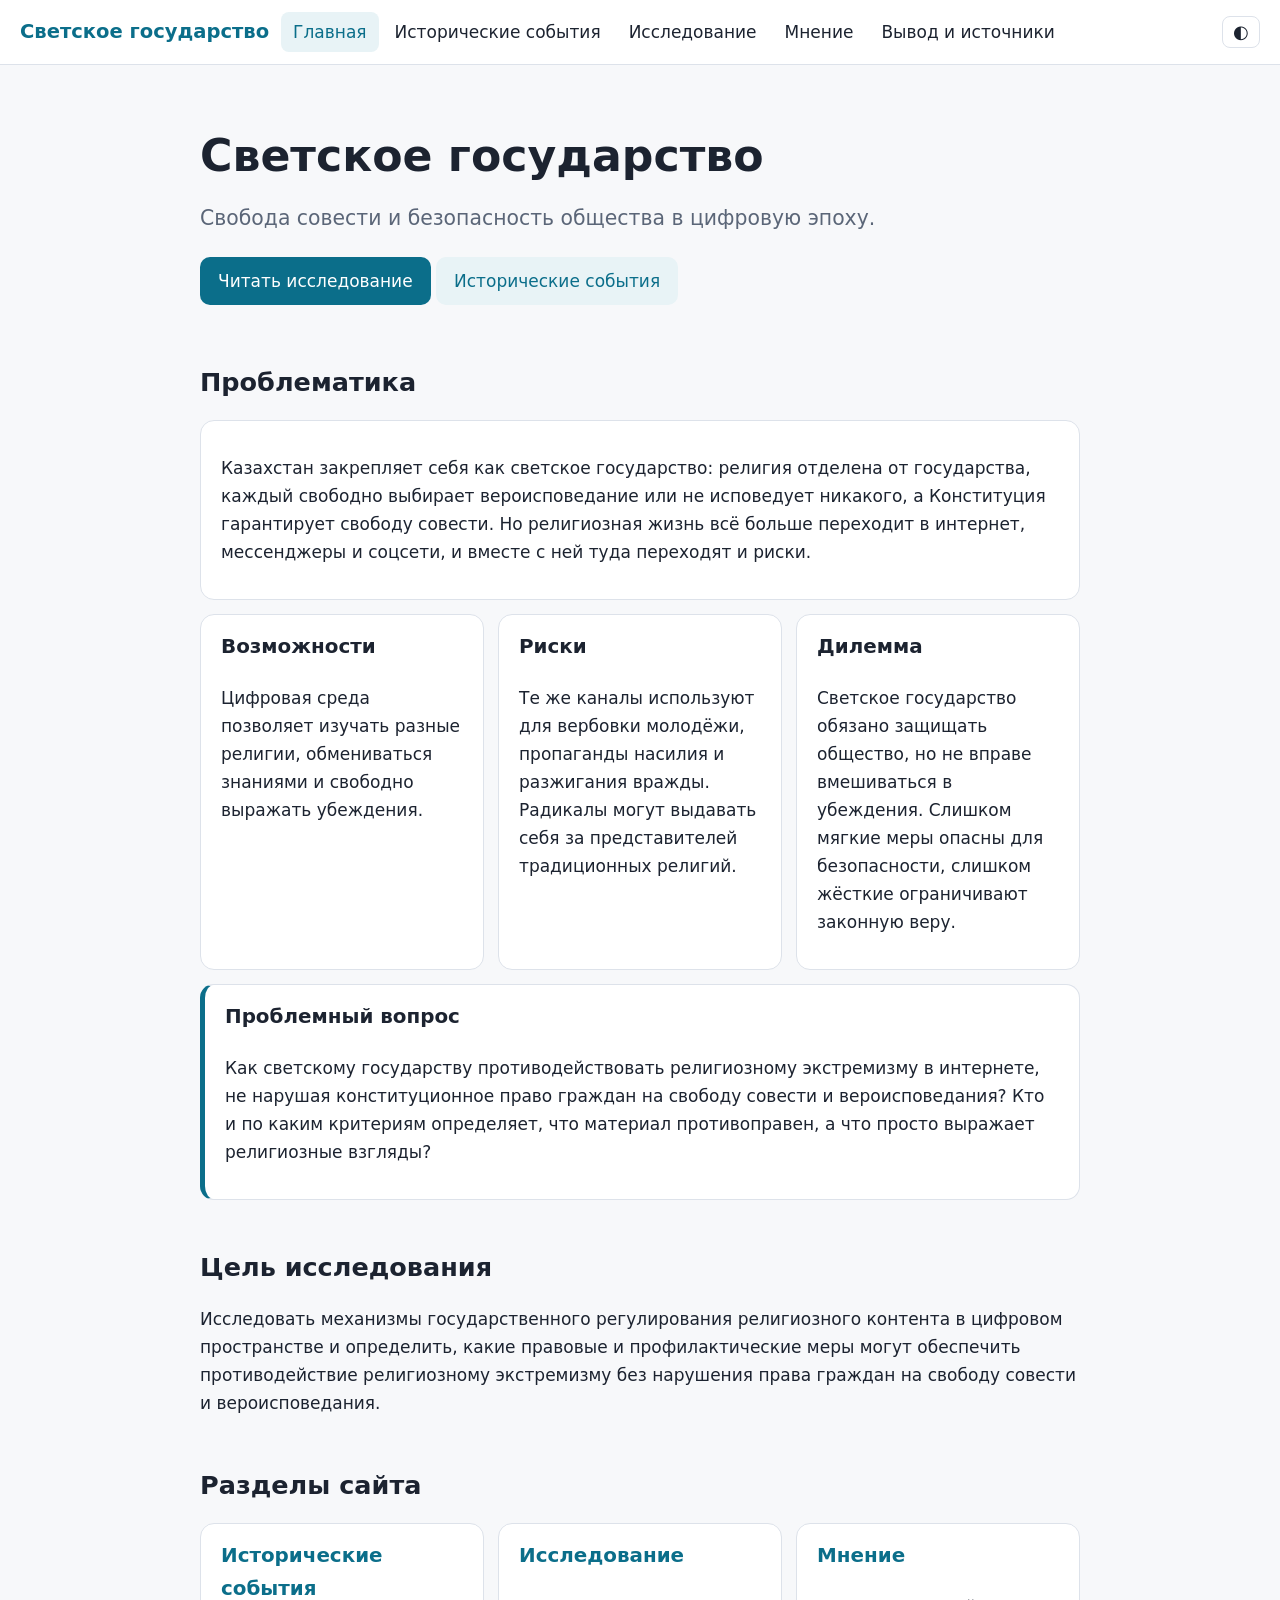
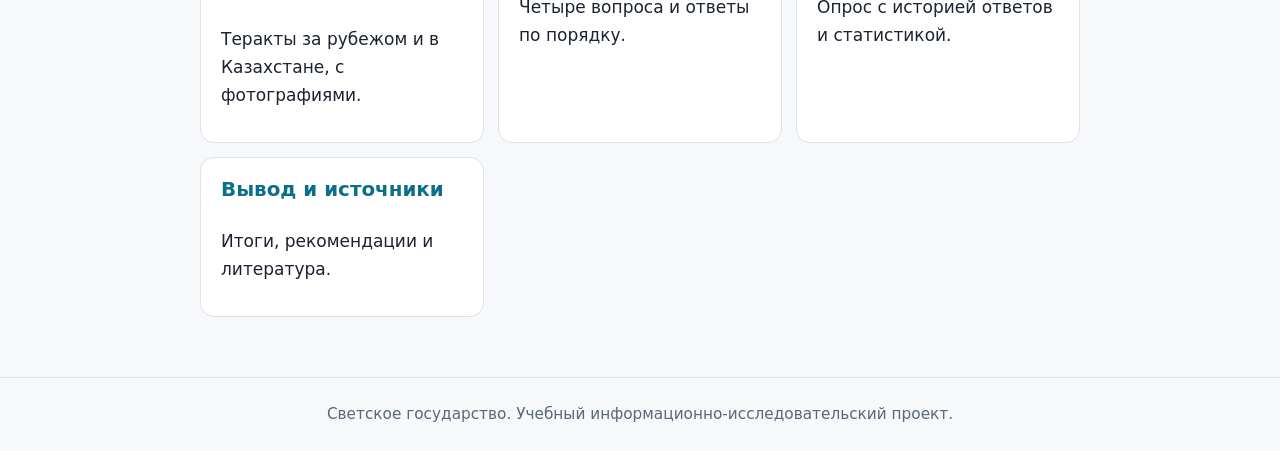
<file: index.html>
<!doctype html><html lang="ru"><head><meta charset="utf-8"><meta name="viewport" content="width=device-width,initial-scale=1">
<title>Главная | Светское государство</title><meta name="description" content="Светское государство: свобода совести и безопасность общества в цифровую эпоху.">
<link rel="stylesheet" href="style.css"></head><body>
<header><a class="brand" href="index.html">Светское государство</a><nav><a href="index.html" class=on>Главная</a><a href="history.html">Исторические события</a><a href="secular.html">Исследование</a><a href="opinion.html">Мнение</a><a href="conclusion.html">Вывод и источники</a></nav><button id="th" aria-label="Тема">◐</button></header>
<main>
<section class="hero"><h1>Светское государство</h1><p>Свобода совести и безопасность общества в цифровую эпоху.</p>
<a class="btn" href="secular.html">Читать исследование</a> <a class="btn alt" href="history.html">Исторические события</a></section>
<h2>Проблематика</h2>
<div class="card"><p>Казахстан закрепляет себя как светское государство: религия отделена от государства, каждый свободно выбирает вероисповедание или не исповедует никакого, а Конституция гарантирует свободу совести. Но религиозная жизнь всё больше переходит в интернет, мессенджеры и соцсети, и вместе с ней туда переходят и риски.</p></div>
<div class="grid3">
<div class="card"><h3>Возможности</h3><p>Цифровая среда позволяет изучать разные религии, обмениваться знаниями и свободно выражать убеждения.</p></div>
<div class="card"><h3>Риски</h3><p>Те же каналы используют для вербовки молодёжи, пропаганды насилия и разжигания вражды. Радикалы могут выдавать себя за представителей традиционных религий.</p></div>
<div class="card"><h3>Дилемма</h3><p>Светское государство обязано защищать общество, но не вправе вмешиваться в убеждения. Слишком мягкие меры опасны для безопасности, слишком жёсткие ограничивают законную веру.</p></div></div>
<div class="card key"><h3>Проблемный вопрос</h3><p>Как светскому государству противодействовать религиозному экстремизму в интернете, не нарушая конституционное право граждан на свободу совести и вероисповедания? Кто и по каким критериям определяет, что материал противоправен, а что просто выражает религиозные взгляды?</p></div>
<h2>Цель исследования</h2>
<p>Исследовать механизмы государственного регулирования религиозного контента в цифровом пространстве и определить, какие правовые и профилактические меры могут обеспечить противодействие религиозному экстремизму без нарушения права граждан на свободу совести и вероисповедания.</p>
<h2>Разделы сайта</h2>
<div class="grid3"><a class="card lnk" href="history.html"><h3>Исторические события</h3><p>Теракты за рубежом и в Казахстане, с фотографиями.</p></a>
<a class="card lnk" href="secular.html"><h3>Исследование</h3><p>Четыре вопроса и ответы по порядку.</p></a>
<a class="card lnk" href="opinion.html"><h3>Мнение</h3><p>Опрос с историей ответов и статистикой.</p></a>
<a class="card lnk" href="conclusion.html"><h3>Вывод и источники</h3><p>Итоги, рекомендации и литература.</p></a></div></main><footer>Светское государство. Учебный информационно-исследовательский проект.</footer><script src="app.js"></script></body></html>
</file>
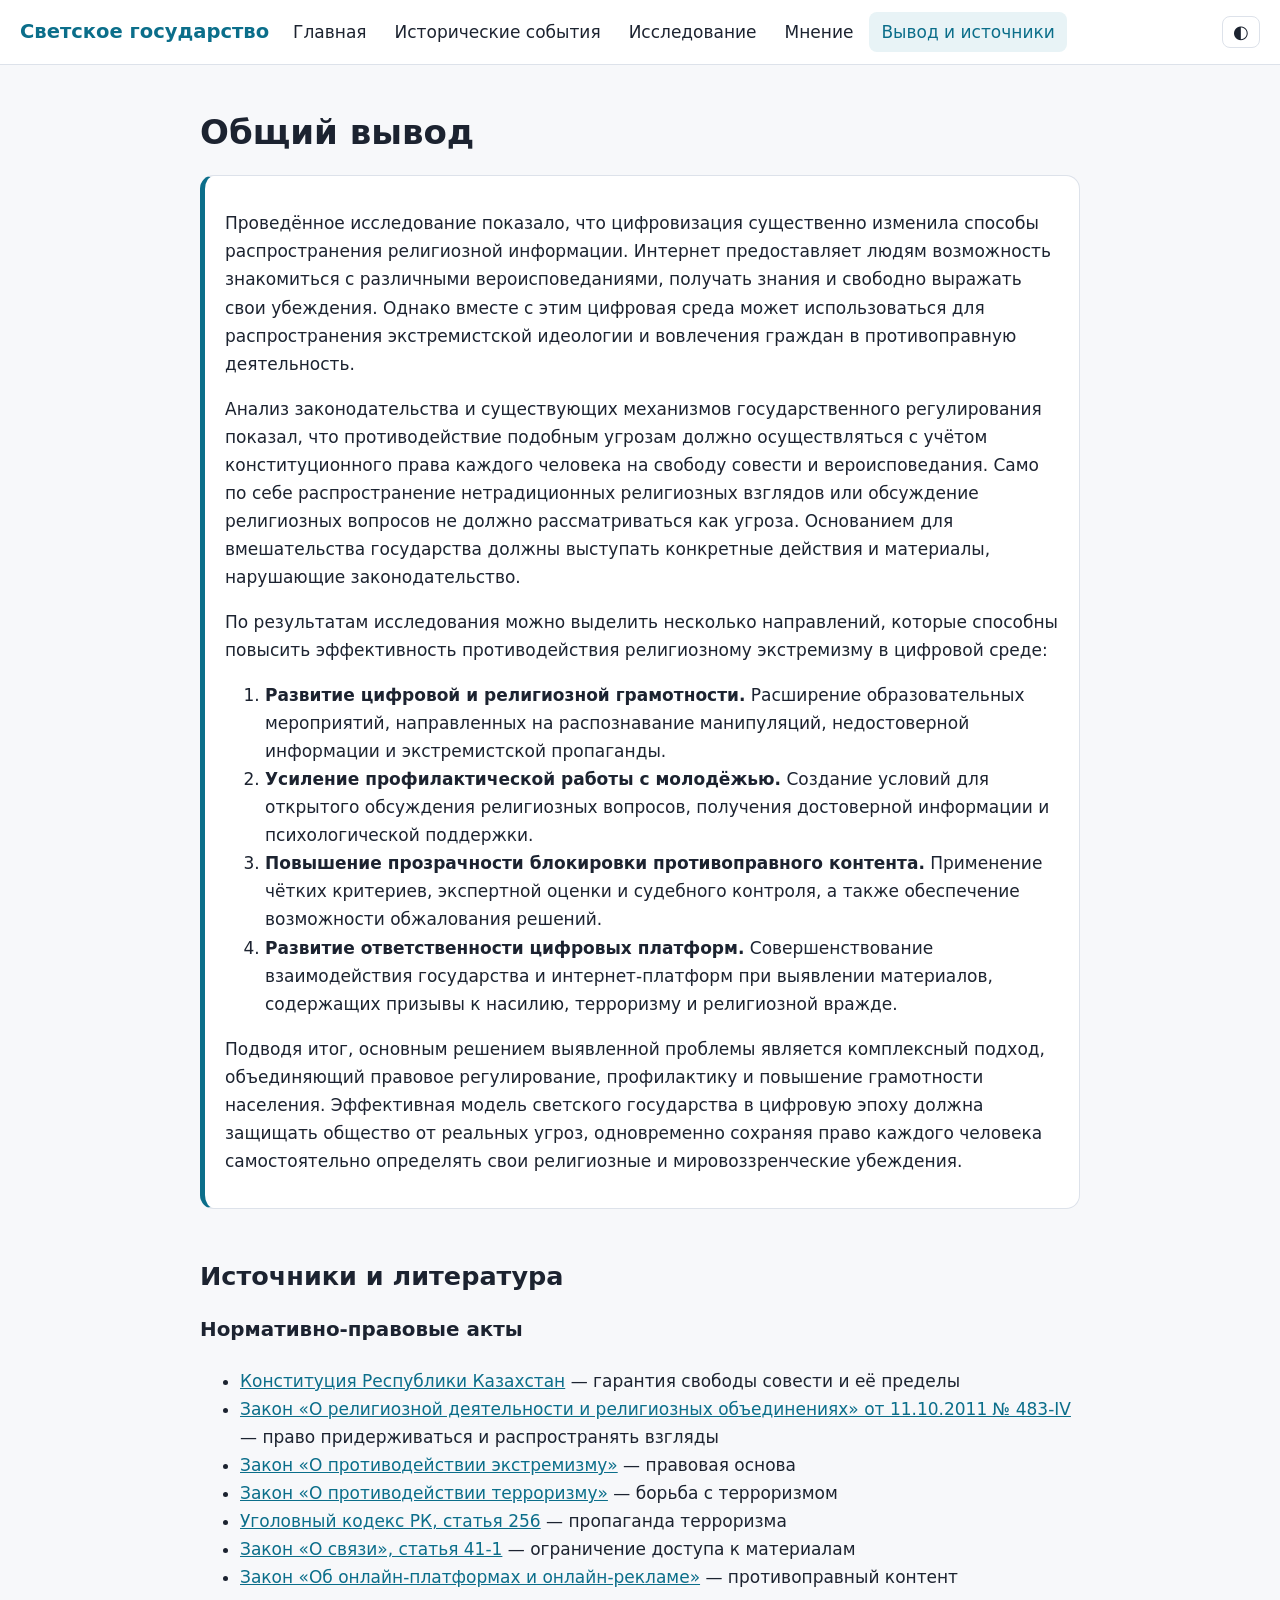
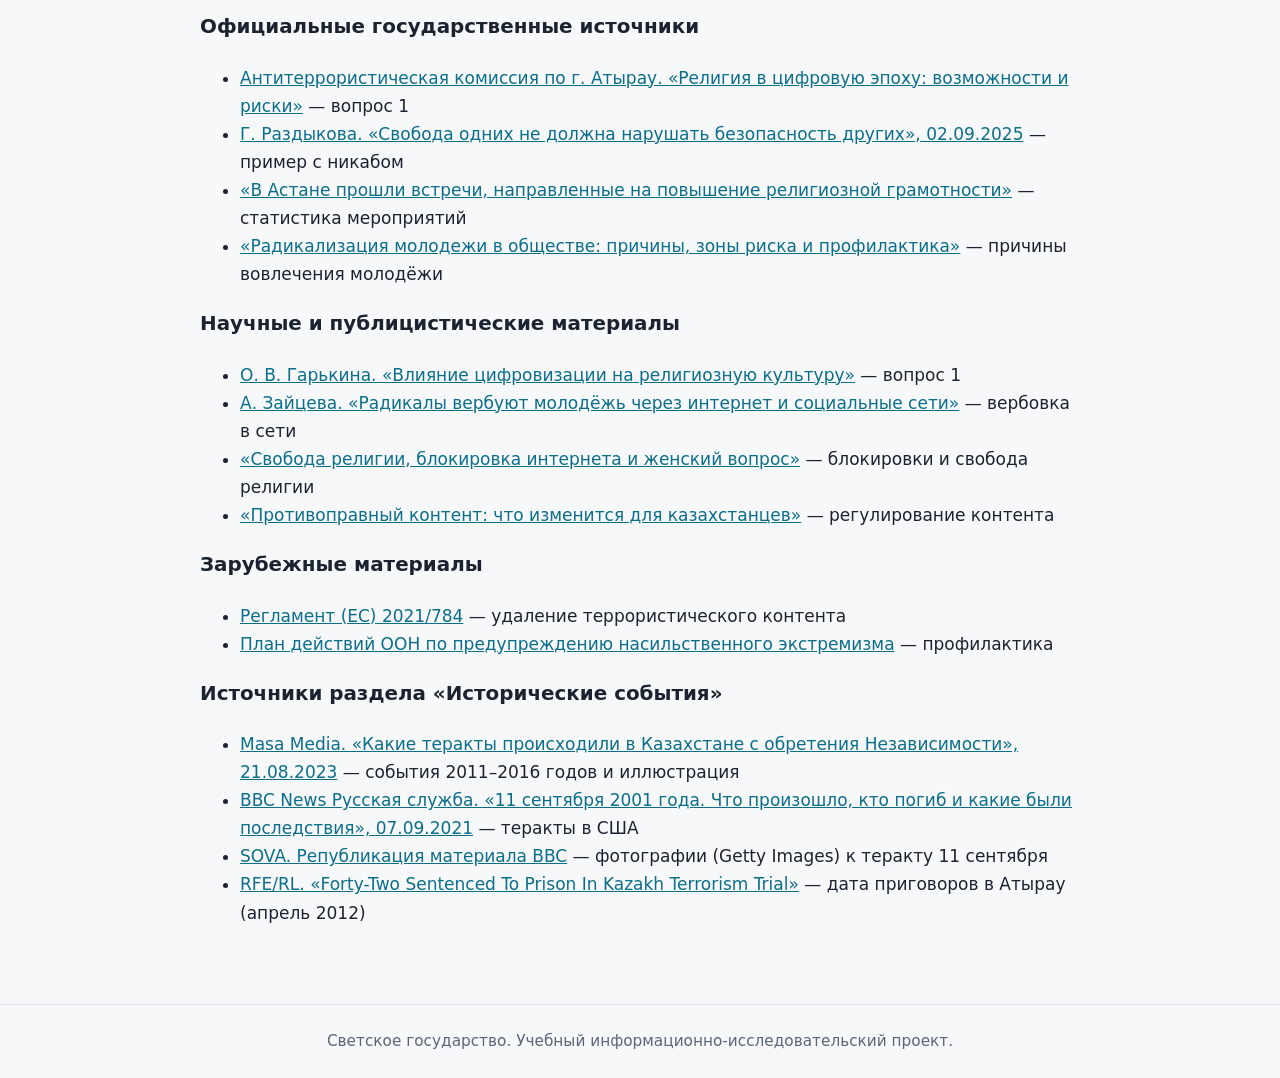
<file: conclusion.html>
<!doctype html><html lang="ru"><head><meta charset="utf-8"><meta name="viewport" content="width=device-width,initial-scale=1">
<title>Вывод и источники | Светское государство</title><meta name="description" content="Светское государство: свобода совести и безопасность общества в цифровую эпоху.">
<link rel="stylesheet" href="style.css"></head><body>
<header><a class="brand" href="index.html">Светское государство</a><nav><a href="index.html">Главная</a><a href="history.html">Исторические события</a><a href="secular.html">Исследование</a><a href="opinion.html">Мнение</a><a href="conclusion.html" class=on>Вывод и источники</a></nav><button id="th" aria-label="Тема">◐</button></header>
<main><h1>Общий вывод</h1>
<div class="card key"><p>Проведённое исследование показало, что цифровизация существенно изменила способы распространения религиозной информации. Интернет предоставляет людям возможность знакомиться с различными вероисповеданиями, получать знания и свободно выражать свои убеждения. Однако вместе с этим цифровая среда может использоваться для распространения экстремистской идеологии и вовлечения граждан в противоправную деятельность.</p>
<p>Анализ законодательства и существующих механизмов государственного регулирования показал, что противодействие подобным угрозам должно осуществляться с учётом конституционного права каждого человека на свободу совести и вероисповедания. Само по себе распространение нетрадиционных религиозных взглядов или обсуждение религиозных вопросов не должно рассматриваться как угроза. Основанием для вмешательства государства должны выступать конкретные действия и материалы, нарушающие законодательство.</p>
<p>По результатам исследования можно выделить несколько направлений, которые способны повысить эффективность противодействия религиозному экстремизму в цифровой среде:</p>
<ol><li><b>Развитие цифровой и религиозной грамотности.</b> Расширение образовательных мероприятий, направленных на распознавание манипуляций, недостоверной информации и экстремистской пропаганды.</li>
<li><b>Усиление профилактической работы с молодёжью.</b> Создание условий для открытого обсуждения религиозных вопросов, получения достоверной информации и психологической поддержки.</li>
<li><b>Повышение прозрачности блокировки противоправного контента.</b> Применение чётких критериев, экспертной оценки и судебного контроля, а также обеспечение возможности обжалования решений.</li>
<li><b>Развитие ответственности цифровых платформ.</b> Совершенствование взаимодействия государства и интернет-платформ при выявлении материалов, содержащих призывы к насилию, терроризму и религиозной вражде.</li></ol>
<p>Подводя итог, основным решением выявленной проблемы является комплексный подход, объединяющий правовое регулирование, профилактику и повышение грамотности населения. Эффективная модель светского государства в цифровую эпоху должна защищать общество от реальных угроз, одновременно сохраняя право каждого человека самостоятельно определять свои религиозные и мировоззренческие убеждения.</p></div>
<h2>Источники и литература</h2><h3>Нормативно-правовые акты</h3><ul><li id=s1><a href="https://www.akorda.kz/ru/konstituciya-respubliki-kazahstan-3053339">Конституция Республики Казахстан</a> — гарантия свободы совести и её пределы</li><li id=s2><a href="https://old.adilet.zan.kz/rus/docs/Z1100000483">Закон «О религиозной деятельности и религиозных объединениях» от 11.10.2011 № 483-IV</a> — право придерживаться и распространять взгляды</li><li><a href="https://adilet.zan.kz/rus/docs/Z050000031_">Закон «О противодействии экстремизму»</a> — правовая основа</li><li><a href="https://adilet.zan.kz/rus/docs/Z990000416_">Закон «О противодействии терроризму»</a> — борьба с терроризмом</li><li><a href="https://adilet.zan.kz/rus/docs/K1400000226">Уголовный кодекс РК, статья 256</a> — пропаганда терроризма</li><li><a href="https://adilet.zan.kz/rus/docs/Z040000567_">Закон «О связи», статья 41-1</a> — ограничение доступа к материалам</li><li><a href="https://adilet.zan.kz/rus/docs/Z2300000018">Закон «Об онлайн-платформах и онлайн-рекламе»</a> — противоправный контент</li></ul><h3>Официальные государственные источники</h3><ul><li><a href="https://www.gov.kz/org/antiterrosticheskiy-centr/press/news/details/1198860?lang=ru">Антитеррористическая комиссия по г. Атырау. «Религия в цифровую эпоху: возможности и риски»</a> — вопрос 1</li><li id=s3><a href="https://www.gov.kz/org/aqmola-esil/press/article/details/212210?lang=ru">Г. Раздыкова. «Свобода одних не должна нарушать безопасность других», 02.09.2025</a> — пример с никабом</li><li><a href="https://www.gov.kz/org/astana/press/news/details/1199771?lang=ru">«В Астане прошли встречи, направленные на повышение религиозной грамотности»</a> — статистика мероприятий</li><li><a href="https://www.gov.kz/org/ovp-osakarovka/press/article/details/89286?lang=kk">«Радикализация молодежи в обществе: причины, зоны риска и профилактика»</a> — причины вовлечения молодёжи</li></ul><h3>Научные и публицистические материалы</h3><ul><li><a href="https://lawinfo.ru/articles/9745/vliyanie-cifrovizacii-na-religioznuyu-kulturu">О. В. Гарькина. «Влияние цифровизации на религиозную культуру»</a> — вопрос 1</li><li><a href="https://diapazon.kz/news/137838-radikali-verbuyut-molodezh-cherez-internet-i-socialnie-seti">А. Зайцева. «Радикалы вербуют молодёжь через интернет и социальные сети»</a> — вербовка в сети</li><li><a href="https://bureau.kz/novosti/svoboda-religii-blokirovka/">«Свобода религии, блокировка интернета и женский вопрос»</a> — блокировки и свобода религии</li><li><a href="https://24.kz/ru/news/social/736457-protivopravnyj-kontent-chto-izmenitsya-dlya-kazakhstantsev">«Противоправный контент: что изменится для казахстанцев»</a> — регулирование контента</li></ul><h3>Зарубежные материалы</h3><ul><li><a href="https://eur-lex.europa.eu/eli/reg/2021/784/oj/eng">Регламент (ЕС) 2021/784</a> — удаление террористического контента</li><li><a href="https://www.un.org/counterterrorism/en/plan-of-action-to-prevent-violent-extremism">План действий ООН по предупреждению насильственного экстремизма</a> — профилактика</li></ul><h3>Источники раздела «Исторические события»</h3><ul><li><a href="https://masa.media/ru/site/kakie-terakty-proiskhodili-v-kazakhstane-s-obreteniya-nezavisimosti">Masa Media. «Какие теракты происходили в Казахстане с обретения Независимости», 21.08.2023</a> — события 2011–2016 годов и иллюстрация</li><li><a href="https://www.bbc.com/russian/news-58330861">BBC News Русская служба. «11 сентября 2001 года. Что произошло, кто погиб и какие были последствия», 07.09.2021</a> — теракты в США</li><li><a href="https://sovanews.tv/2021/09/07/11-sentyabrya-2001-goda-chto-proizoshlo-kto-pogib-i-kakie-byli-posledstviya/">SOVA. Републикация материала BBC</a> — фотографии (Getty Images) к теракту 11 сентября</li><li><a href="https://www.rferl.org/a/24552707.html">RFE/RL. «Forty-Two Sentenced To Prison In Kazakh Terrorism Trial»</a> — дата приговоров в Атырау (апрель 2012)</li></ul></main><footer>Светское государство. Учебный информационно-исследовательский проект.</footer><script src="app.js"></script></body></html>
</file>
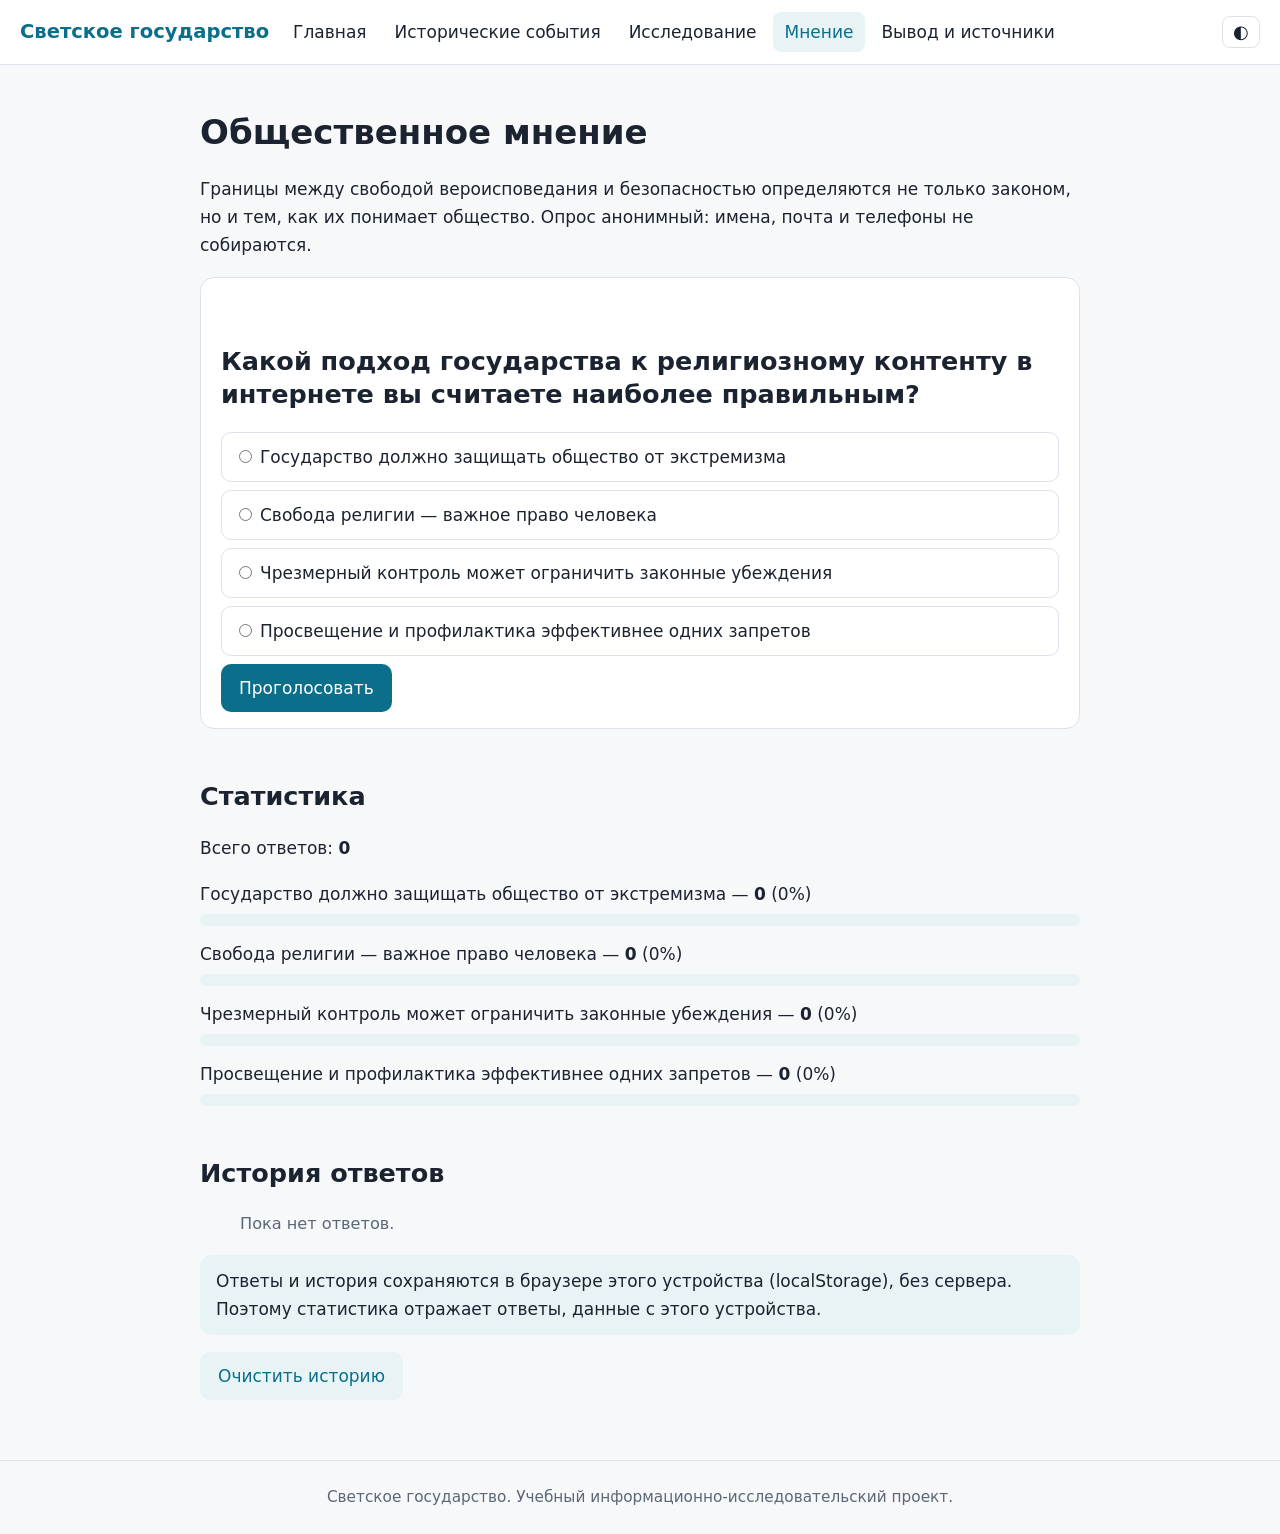
<file: opinion.html>
<!doctype html><html lang="ru"><head><meta charset="utf-8"><meta name="viewport" content="width=device-width,initial-scale=1">
<title>Мнение | Светское государство</title><meta name="description" content="Светское государство: свобода совести и безопасность общества в цифровую эпоху.">
<link rel="stylesheet" href="style.css"></head><body>
<header><a class="brand" href="index.html">Светское государство</a><nav><a href="index.html">Главная</a><a href="history.html">Исторические события</a><a href="secular.html">Исследование</a><a href="opinion.html" class=on>Мнение</a><a href="conclusion.html">Вывод и источники</a></nav><button id="th" aria-label="Тема">◐</button></header>
<main><h1>Общественное мнение</h1>
<p>Границы между свободой вероисповедания и безопасностью определяются не только законом, но и тем, как их понимает общество. Опрос анонимный: имена, почта и телефоны не собираются.</p>
<section class="card" id="poll"><h2>Какой подход государства к религиозному контенту в интернете вы считаете наиболее правильным?</h2>
<div id="opts"></div><button class="btn" id="vote">Проголосовать</button> <span id="msg"></span></section>
<h2>Статистика</h2><div id="stats"></div>
<h2>История ответов</h2><ol id="hist" class="hist"></ol>
<p class="note">Ответы и история сохраняются в браузере этого устройства (localStorage), без сервера. Поэтому статистика отражает ответы, данные с этого устройства.</p>
<button class="btn alt" id="clr">Очистить историю</button></main><footer>Светское государство. Учебный информационно-исследовательский проект.</footer><script src="app.js"></script></body></html>
</file>
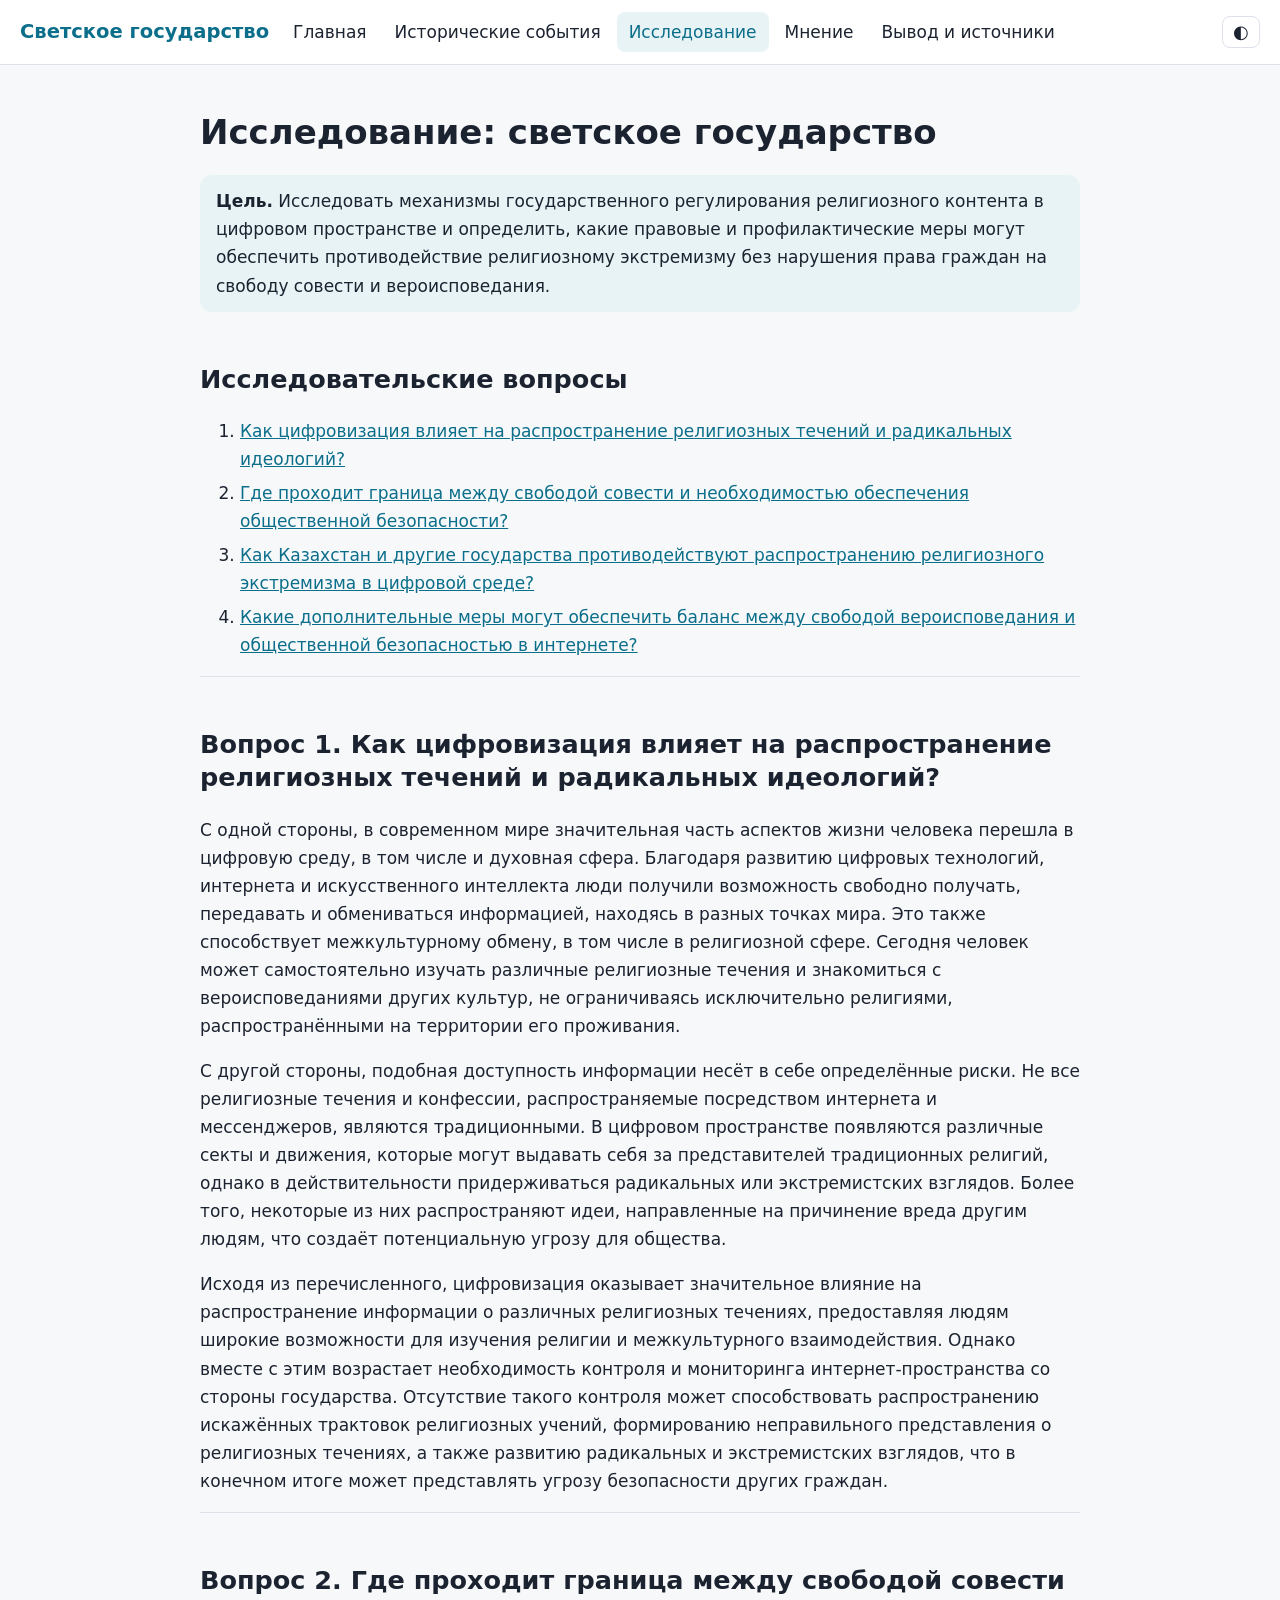
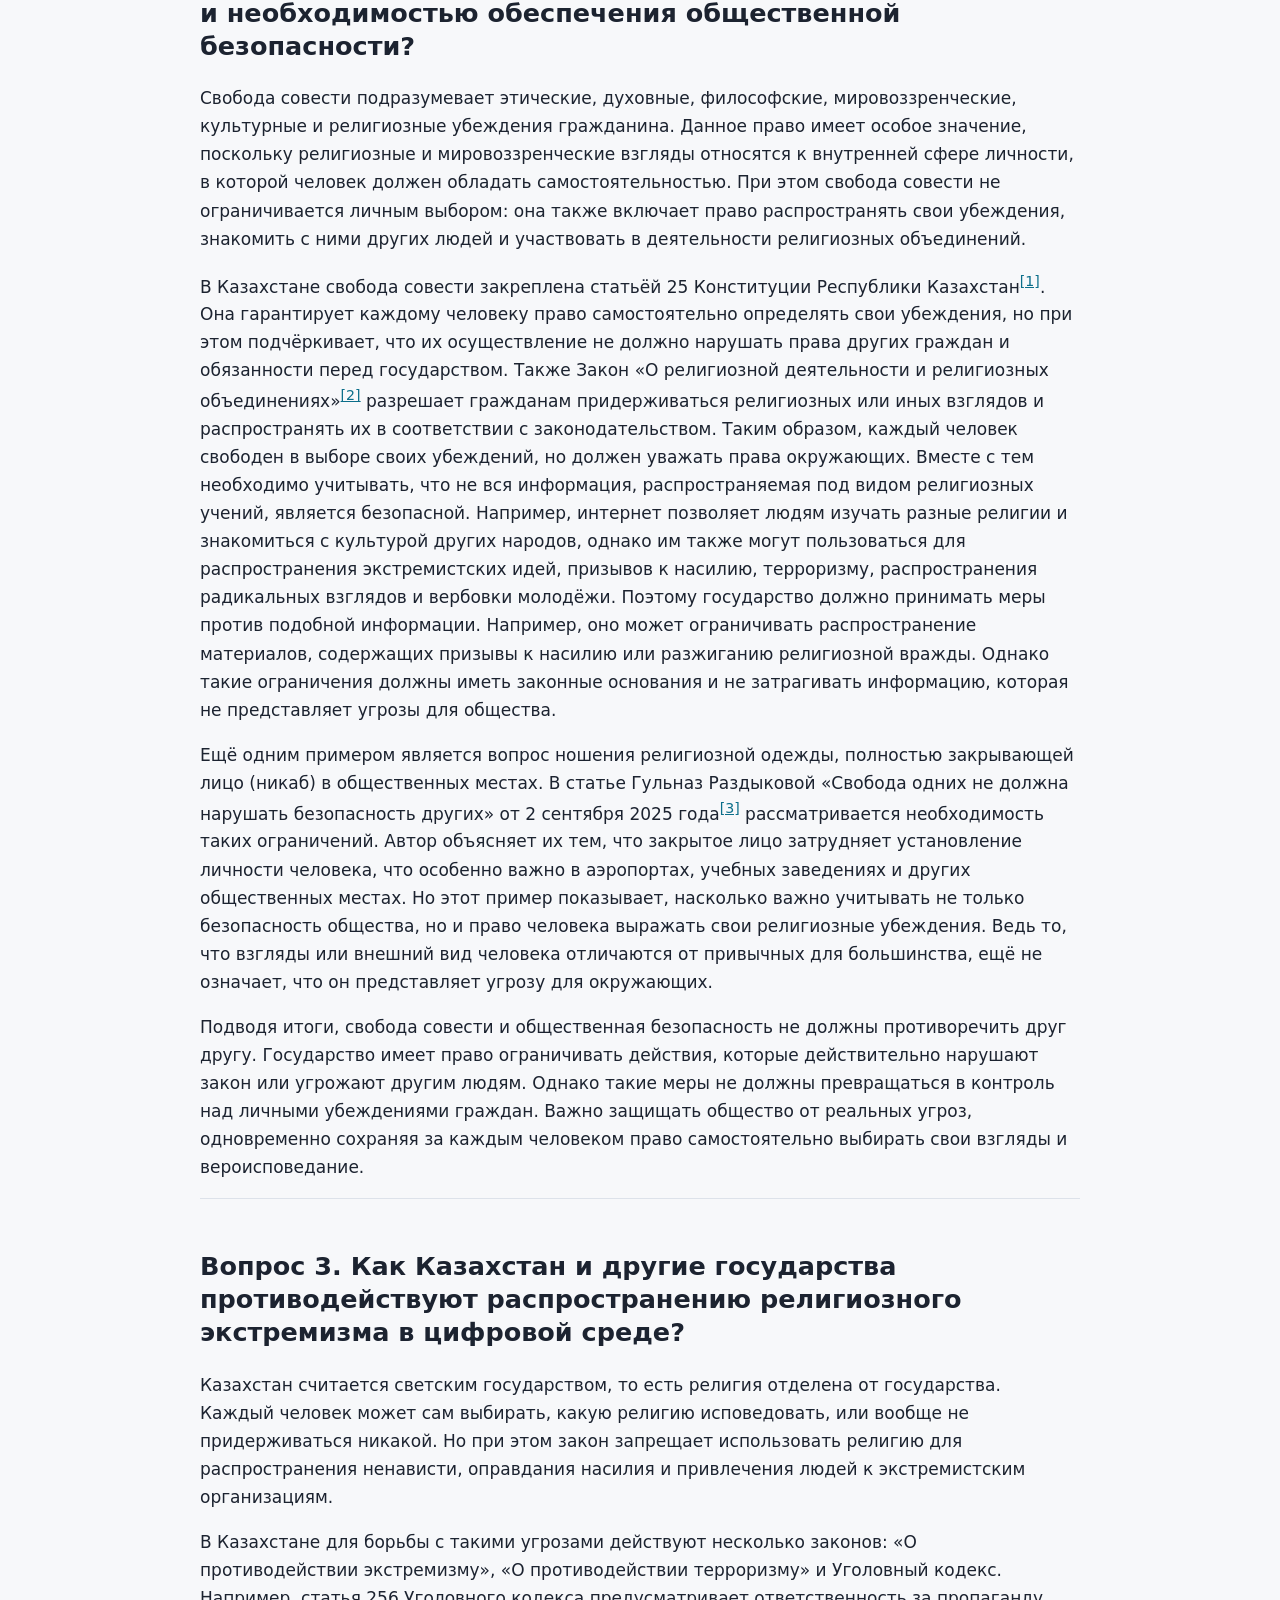
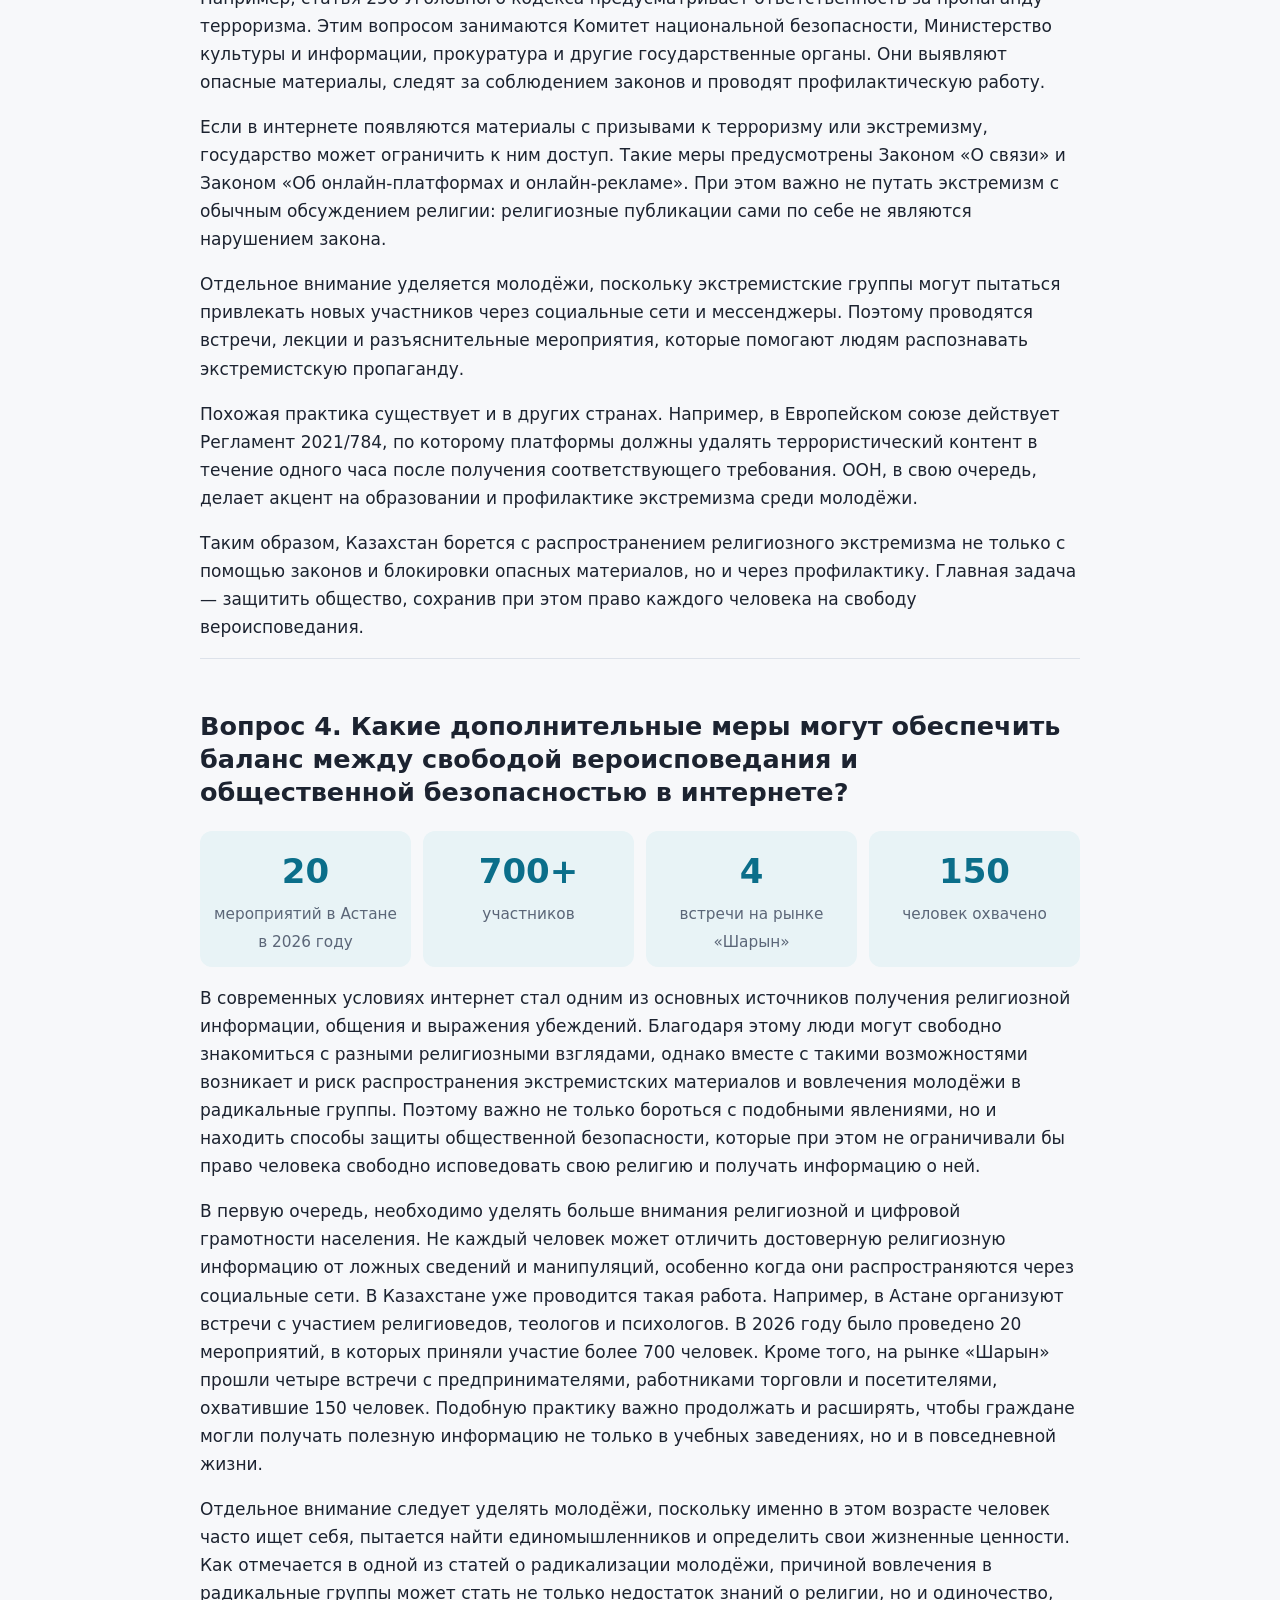
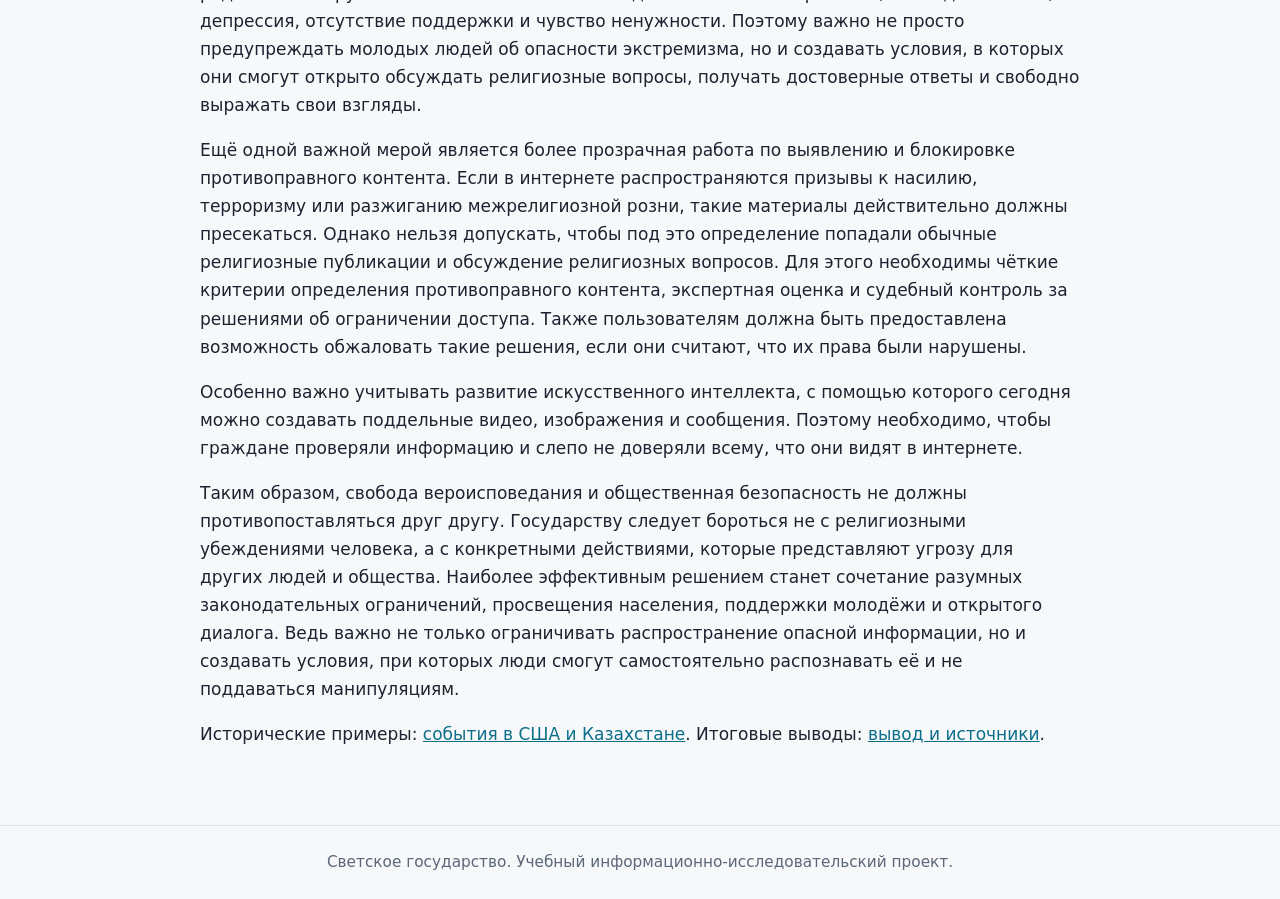
<file: secular (1).html>
<!doctype html><html lang="ru"><head><meta charset="utf-8"><meta name="viewport" content="width=device-width,initial-scale=1">
<title>Исследование | Светское государство</title><meta name="description" content="Светское государство: свобода совести и безопасность общества в цифровую эпоху.">
<link rel="stylesheet" href="style.css"></head><body>
<header><a class="brand" href="index.html">Светское государство</a><nav><a href="index.html">Главная</a><a href="history.html">Исторические события</a><a href="secular.html" class=on>Исследование</a><a href="opinion.html">Мнение</a><a href="conclusion.html">Вывод и источники</a></nav><button id="th" aria-label="Тема">◐</button></header>
<main><h1>Исследование: светское государство</h1><p class="note"><b>Цель.</b> Исследовать механизмы государственного регулирования религиозного контента в цифровом пространстве и определить, какие правовые и профилактические меры могут обеспечить противодействие религиозному экстремизму без нарушения права граждан на свободу совести и вероисповедания.</p><h2>Исследовательские вопросы</h2><ol class="qlist"><li><a href="#q1">Как цифровизация влияет на распространение религиозных течений и радикальных идеологий?</a></li><li><a href="#q2">Где проходит граница между свободой совести и необходимостью обеспечения общественной безопасности?</a></li><li><a href="#q3">Как Казахстан и другие государства противодействуют распространению религиозного экстремизма в цифровой среде?</a></li><li><a href="#q4">Какие дополнительные меры могут обеспечить баланс между свободой вероисповедания и общественной безопасностью в интернете?</a></li></ol><section class="ans" id="q1"><h2>Вопрос 1. Как цифровизация влияет на распространение религиозных течений и радикальных идеологий?</h2><p>С одной стороны, в современном мире значительная часть аспектов жизни человека перешла в цифровую среду, в том числе и духовная сфера. Благодаря развитию цифровых технологий, интернета и искусственного интеллекта люди получили возможность свободно получать, передавать и обмениваться информацией, находясь в разных точках мира. Это также способствует межкультурному обмену, в том числе в религиозной сфере. Сегодня человек может самостоятельно изучать различные религиозные течения и знакомиться с вероисповеданиями других культур, не ограничиваясь исключительно религиями, распространёнными на территории его проживания.</p>
<p>С другой стороны, подобная доступность информации несёт в себе определённые риски. Не все религиозные течения и конфессии, распространяемые посредством интернета и мессенджеров, являются традиционными. В цифровом пространстве появляются различные секты и движения, которые могут выдавать себя за представителей традиционных религий, однако в действительности придерживаться радикальных или экстремистских взглядов. Более того, некоторые из них распространяют идеи, направленные на причинение вреда другим людям, что создаёт потенциальную угрозу для общества.</p>
<p>Исходя из перечисленного, цифровизация оказывает значительное влияние на распространение информации о различных религиозных течениях, предоставляя людям широкие возможности для изучения религии и межкультурного взаимодействия. Однако вместе с этим возрастает необходимость контроля и мониторинга интернет-пространства со стороны государства. Отсутствие такого контроля может способствовать распространению искажённых трактовок религиозных учений, формированию неправильного представления о религиозных течениях, а также развитию радикальных и экстремистских взглядов, что в конечном итоге может представлять угрозу безопасности других граждан.</p></section><section class="ans" id="q2"><h2>Вопрос 2. Где проходит граница между свободой совести и необходимостью обеспечения общественной безопасности?</h2><p>Свобода совести подразумевает этические, духовные, философские, мировоззренческие, культурные и религиозные убеждения гражданина. Данное право имеет особое значение, поскольку религиозные и мировоззренческие взгляды относятся к внутренней сфере личности, в которой человек должен обладать самостоятельностью. При этом свобода совести не ограничивается личным выбором: она также включает право распространять свои убеждения, знакомить с ними других людей и участвовать в деятельности религиозных объединений.</p>
<p>В Казахстане свобода совести закреплена статьёй 25 Конституции Республики Казахстан<sup><a href="conclusion.html#s1">[1]</a></sup>. Она гарантирует каждому человеку право самостоятельно определять свои убеждения, но при этом подчёркивает, что их осуществление не должно нарушать права других граждан и обязанности перед государством. Также Закон «О религиозной деятельности и религиозных объединениях»<sup><a href="conclusion.html#s2">[2]</a></sup> разрешает гражданам придерживаться религиозных или иных взглядов и распространять их в соответствии с законодательством. Таким образом, каждый человек свободен в выборе своих убеждений, но должен уважать права окружающих. Вместе с тем необходимо учитывать, что не вся информация, распространяемая под видом религиозных учений, является безопасной. Например, интернет позволяет людям изучать разные религии и знакомиться с культурой других народов, однако им также могут пользоваться для распространения экстремистских идей, призывов к насилию, терроризму, распространения радикальных взглядов и вербовки молодёжи. Поэтому государство должно принимать меры против подобной информации. Например, оно может ограничивать распространение материалов, содержащих призывы к насилию или разжиганию религиозной вражды. Однако такие ограничения должны иметь законные основания и не затрагивать информацию, которая не представляет угрозы для общества.</p>
<p>Ещё одним примером является вопрос ношения религиозной одежды, полностью закрывающей лицо (никаб) в общественных местах. В статье Гульназ Раздыковой «Свобода одних не должна нарушать безопасность других» от 2 сентября 2025 года<sup><a href="conclusion.html#s3">[3]</a></sup> рассматривается необходимость таких ограничений. Автор объясняет их тем, что закрытое лицо затрудняет установление личности человека, что особенно важно в аэропортах, учебных заведениях и других общественных местах. Но этот пример показывает, насколько важно учитывать не только безопасность общества, но и право человека выражать свои религиозные убеждения. Ведь то, что взгляды или внешний вид человека отличаются от привычных для большинства, ещё не означает, что он представляет угрозу для окружающих.</p>
<p>Подводя итоги, свобода совести и общественная безопасность не должны противоречить друг другу. Государство имеет право ограничивать действия, которые действительно нарушают закон или угрожают другим людям. Однако такие меры не должны превращаться в контроль над личными убеждениями граждан. Важно защищать общество от реальных угроз, одновременно сохраняя за каждым человеком право самостоятельно выбирать свои взгляды и вероисповедание.</p></section><section class="ans" id="q3"><h2>Вопрос 3. Как Казахстан и другие государства противодействуют распространению религиозного экстремизма в цифровой среде?</h2><p>Казахстан считается светским государством, то есть религия отделена от государства. Каждый человек может сам выбирать, какую религию исповедовать, или вообще не придерживаться никакой. Но при этом закон запрещает использовать религию для распространения ненависти, оправдания насилия и привлечения людей к экстремистским организациям.</p>
<p>В Казахстане для борьбы с такими угрозами действуют несколько законов: «О противодействии экстремизму», «О противодействии терроризму» и Уголовный кодекс. Например, статья 256 Уголовного кодекса предусматривает ответственность за пропаганду терроризма. Этим вопросом занимаются Комитет национальной безопасности, Министерство культуры и информации, прокуратура и другие государственные органы. Они выявляют опасные материалы, следят за соблюдением законов и проводят профилактическую работу.</p>
<p>Если в интернете появляются материалы с призывами к терроризму или экстремизму, государство может ограничить к ним доступ. Такие меры предусмотрены Законом «О связи» и Законом «Об онлайн-платформах и онлайн-рекламе». При этом важно не путать экстремизм с обычным обсуждением религии: религиозные публикации сами по себе не являются нарушением закона.</p>
<p>Отдельное внимание уделяется молодёжи, поскольку экстремистские группы могут пытаться привлекать новых участников через социальные сети и мессенджеры. Поэтому проводятся встречи, лекции и разъяснительные мероприятия, которые помогают людям распознавать экстремистскую пропаганду.</p>
<p>Похожая практика существует и в других странах. Например, в Европейском союзе действует Регламент 2021/784, по которому платформы должны удалять террористический контент в течение одного часа после получения соответствующего требования. ООН, в свою очередь, делает акцент на образовании и профилактике экстремизма среди молодёжи.</p>
<p>Таким образом, Казахстан борется с распространением религиозного экстремизма не только с помощью законов и блокировки опасных материалов, но и через профилактику. Главная задача — защитить общество, сохранив при этом право каждого человека на свободу вероисповедания.</p></section><section class="ans" id="q4"><h2>Вопрос 4. Какие дополнительные меры могут обеспечить баланс между свободой вероисповедания и общественной безопасностью в интернете?</h2><div class="stats"><div><b data-n="20">20</b><span>мероприятий в Астане в 2026 году</span></div><div><b data-n="700">700+</b><span>участников</span></div><div><b data-n="4">4</b><span>встречи на рынке «Шарын»</span></div><div><b data-n="150">150</b><span>человек охвачено</span></div></div>
<p>В современных условиях интернет стал одним из основных источников получения религиозной информации, общения и выражения убеждений. Благодаря этому люди могут свободно знакомиться с разными религиозными взглядами, однако вместе с такими возможностями возникает и риск распространения экстремистских материалов и вовлечения молодёжи в радикальные группы. Поэтому важно не только бороться с подобными явлениями, но и находить способы защиты общественной безопасности, которые при этом не ограничивали бы право человека свободно исповедовать свою религию и получать информацию о ней.</p>
<p>В первую очередь, необходимо уделять больше внимания религиозной и цифровой грамотности населения. Не каждый человек может отличить достоверную религиозную информацию от ложных сведений и манипуляций, особенно когда они распространяются через социальные сети. В Казахстане уже проводится такая работа. Например, в Астане организуют встречи с участием религиоведов, теологов и психологов. В 2026 году было проведено 20 мероприятий, в которых приняли участие более 700 человек. Кроме того, на рынке «Шарын» прошли четыре встречи с предпринимателями, работниками торговли и посетителями, охватившие 150 человек. Подобную практику важно продолжать и расширять, чтобы граждане могли получать полезную информацию не только в учебных заведениях, но и в повседневной жизни.</p>
<p>Отдельное внимание следует уделять молодёжи, поскольку именно в этом возрасте человек часто ищет себя, пытается найти единомышленников и определить свои жизненные ценности. Как отмечается в одной из статей о радикализации молодёжи, причиной вовлечения в радикальные группы может стать не только недостаток знаний о религии, но и одиночество, депрессия, отсутствие поддержки и чувство ненужности. Поэтому важно не просто предупреждать молодых людей об опасности экстремизма, но и создавать условия, в которых они смогут открыто обсуждать религиозные вопросы, получать достоверные ответы и свободно выражать свои взгляды.</p>
<p>Ещё одной важной мерой является более прозрачная работа по выявлению и блокировке противоправного контента. Если в интернете распространяются призывы к насилию, терроризму или разжиганию межрелигиозной розни, такие материалы действительно должны пресекаться. Однако нельзя допускать, чтобы под это определение попадали обычные религиозные публикации и обсуждение религиозных вопросов. Для этого необходимы чёткие критерии определения противоправного контента, экспертная оценка и судебный контроль за решениями об ограничении доступа. Также пользователям должна быть предоставлена возможность обжаловать такие решения, если они считают, что их права были нарушены.</p>
<p>Особенно важно учитывать развитие искусственного интеллекта, с помощью которого сегодня можно создавать поддельные видео, изображения и сообщения. Поэтому необходимо, чтобы граждане проверяли информацию и слепо не доверяли всему, что они видят в интернете.</p>
<p>Таким образом, свобода вероисповедания и общественная безопасность не должны противопоставляться друг другу. Государству следует бороться не с религиозными убеждениями человека, а с конкретными действиями, которые представляют угрозу для других людей и общества. Наиболее эффективным решением станет сочетание разумных законодательных ограничений, просвещения населения, поддержки молодёжи и открытого диалога. Ведь важно не только ограничивать распространение опасной информации, но и создавать условия, при которых люди смогут самостоятельно распознавать её и не поддаваться манипуляциям.</p></section><p>Исторические примеры: <a href="history.html">события в США и Казахстане</a>. Итоговые выводы: <a href="conclusion.html">вывод и источники</a>.</p></main><footer>Светское государство. Учебный информационно-исследовательский проект.</footer><script src="app.js"></script></body></html>
</file>
<file: style.css>
:root{--bg:#f7f8fa;--fg:#1c2330;--mut:#5b6678;--card:#fff;--bd:#dde2ea;--ac:#0b6e8a;--ac2:#e8f3f6}
:root[data-theme=dark]{--bg:#12171f;--fg:#e6eaf0;--mut:#9aa5b5;--card:#1b2230;--bd:#2c3547;--ac:#5cc3dc;--ac2:#1a2a33}
@media(prefers-color-scheme:dark){:root:not([data-theme=light]){--bg:#12171f;--fg:#e6eaf0;--mut:#9aa5b5;--card:#1b2230;--bd:#2c3547;--ac:#5cc3dc;--ac2:#1a2a33}}
*{box-sizing:border-box}body{margin:0;background:var(--bg);color:var(--fg);font:17px/1.65 system-ui,Segoe UI,Roboto,sans-serif}
header{display:flex;flex-wrap:wrap;gap:12px;align-items:center;padding:12px 20px;background:var(--card);border-bottom:1px solid var(--bd);position:sticky;top:0;z-index:5}
.brand{font-weight:700;color:var(--ac);text-decoration:none;font-size:1.15em}nav{display:flex;flex-wrap:wrap;gap:4px;flex:1}
nav a{padding:6px 12px;border-radius:8px;color:var(--fg);text-decoration:none}nav a:hover,nav a.on{background:var(--ac2);color:var(--ac)}
#th{background:none;border:1px solid var(--bd);color:var(--fg);border-radius:8px;font-size:18px;cursor:pointer;padding:4px 10px}
main{max-width:920px;margin:0 auto;padding:24px 20px 60px}footer{text-align:center;color:var(--mut);padding:24px;border-top:1px solid var(--bd);font-size:.9em}
h1{font-size:2em;line-height:1.2}h2{margin-top:2em;line-height:1.3}a{color:var(--ac)}
.hero{padding:40px 0 10px}.hero h1{font-size:2.6em;margin:0 0 8px}.hero p{font-size:1.2em;color:var(--mut)}
.btn{display:inline-block;background:var(--ac);color:#fff;border:0;border-radius:10px;padding:10px 18px;font:inherit;cursor:pointer;text-decoration:none}.btn.alt{background:var(--ac2);color:var(--ac)}
.card{background:var(--card);border:1px solid var(--bd);border-radius:14px;padding:16px 20px;margin:14px 0}.card.key{border-left:5px solid var(--ac)}
.grid3{display:grid;grid-template-columns:repeat(auto-fit,minmax(230px,1fr));gap:14px}.grid3 .card{margin:0}.card h3{margin-top:0}
a.lnk{text-decoration:none;color:var(--fg)}a.lnk:hover{border-color:var(--ac)}a.lnk h3{color:var(--ac)}
.note{background:var(--ac2);border-radius:12px;padding:12px 16px}
.ev{background:var(--card);border:1px solid var(--bd);border-radius:12px;margin:10px 0;padding:0 16px}.ev summary{cursor:pointer;padding:12px 0}.ev summary b{color:var(--ac);margin-right:8px}.ev[open]{border-color:var(--ac)}.ev>div{padding-bottom:12px}
.src{color:var(--mut);font-size:.9em}
figure{margin:12px 0}figure img{max-width:100%;border-radius:10px;display:block}figcaption{font-size:.85em;color:var(--mut);margin-top:4px}
.gal{display:grid;grid-template-columns:repeat(auto-fit,minmax(260px,1fr));gap:12px}.gal figure{margin:0}
.filters{display:flex;flex-wrap:wrap;gap:8px;margin:16px 0}.filters button{border:1px solid var(--bd);background:var(--card);color:var(--fg);border-radius:20px;padding:6px 14px;cursor:pointer;font:inherit}.filters button.on{background:var(--ac);color:#fff;border-color:var(--ac)}
.qlist li{margin:6px 0}.ans{scroll-margin-top:80px;border-top:1px solid var(--bd)}
.stats{display:grid;grid-template-columns:repeat(auto-fit,minmax(150px,1fr));gap:12px;margin:16px 0}.stats div{background:var(--ac2);border-radius:12px;padding:12px;text-align:center}.stats b{display:block;font-size:2em;color:var(--ac)}.stats span{font-size:.9em;color:var(--mut)}
#opts label{display:block;padding:10px 12px;border:1px solid var(--bd);border-radius:10px;margin:8px 0;cursor:pointer}#opts input{margin-right:8px}
.bar{background:var(--ac2);border-radius:8px;margin:6px 0 14px;overflow:hidden}.bar i{display:block;height:12px;background:var(--ac);width:0;transition:width .5s}
.hist{color:var(--mut);font-size:.95em}#msg{color:var(--ac)}
</file>
